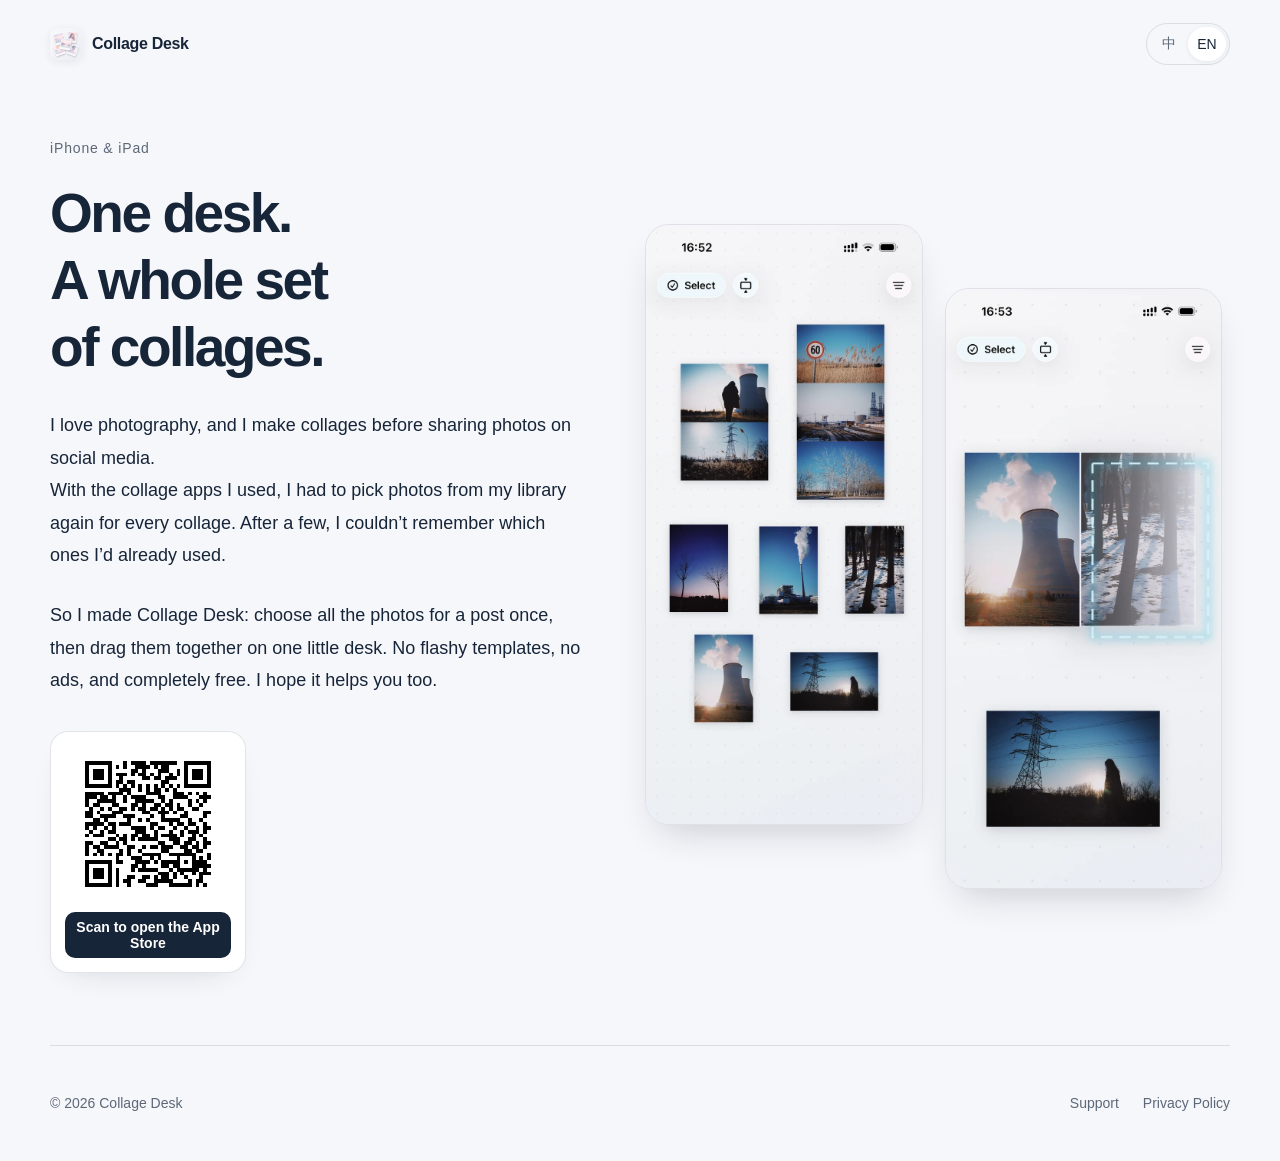
<file: index.html>
<!doctype html>
<html lang="zh-CN" data-locale="zh" data-page="home">
<head>
  <meta charset="utf-8">
  <meta name="viewport" content="width=device-width, initial-scale=1">
  <meta name="theme-color" content="#f6f7fb">
  <meta name="description" content="我喜欢摄影，也总要在发照片前拼图。拼图桌让你一次选好所有照片，在一张小桌上拖拽拼接，没有花里胡哨的模板，没有广告，完全免费。">
  <title>拼图桌 · 一桌照片，拼好一整组</title>
  <link rel="icon" href="assets/favicon.png" type="image/png">
  <link rel="stylesheet" href="styles.css">
  <script src="site.js" defer></script>
</head>
<body>
  <header class="site-header">
    <a class="brand" href="./">
      <img src="assets/app-icon.png" alt="" width="32" height="32">
      <span data-copy="zh">拼图桌</span><span data-copy="en">Collage Desk</span>
    </a>
    <nav class="nav" aria-label="Navigation">
      <div class="language-switch" aria-label="Language">
        <button type="button" data-set-lang="zh" aria-pressed="true">中</button>
        <button type="button" data-set-lang="en" aria-pressed="false">EN</button>
      </div>
    </nav>
  </header>

  <main class="home-main wrap">
    <section class="hero">
      <div class="hero-copy">
        <p class="eyebrow">iPhone &amp; iPad</p>
        <h1 data-copy="zh">一桌照片，<br>拼好一整组。</h1>
        <h1 data-copy="en">One desk.<br>A whole set<br>of collages.</h1>
        <p class="lead" data-copy="zh">我喜欢摄影，每次把照片发到社交媒体前，都要先拼图。<br>以前用过的拼图 App，每拼一张都要重新去相册选照片，拼了几张之后，就记不清哪些已经用过了。</p>
        <p class="lead" data-copy="en">I love photography, and I make collages before sharing photos on social media.<br>With the collage apps I used, I had to pick photos from my library again for every collage. After a few, I couldn’t remember which ones I’d already used.</p>
        <p class="lead" data-copy="zh">所以我做了拼图桌：把这次要发的照片一次选好，在一张小桌上拖拽拼接。没有花里胡哨的模板，没有广告，完全免费。希望也能帮到你。</p>
        <p class="lead" data-copy="en">So I made Collage Desk: choose all the photos for a post once, then drag them together on one little desk. No flashy templates, no ads, and completely free. I hope it helps you too.</p>
        <a class="app-store-download" href="https://apps.apple.com/ca/app/collage-desk/id6783909124">
          <img src="assets/app-store-qr.png" width="156" height="156" alt="">
          <span class="app-store-download-label"><span data-copy="zh">扫码前往 App Store</span><span data-copy="en">Scan to open the App Store</span></span>
        </a>
      </div>
      <div class="screenshots">
        <img class="screen screen-desk" src="assets/desk.webp" width="720" height="1565" fetchpriority="high" alt="拼图桌实际界面：拼好的图片和待处理照片放在同一张桌上" data-alt-zh="拼图桌实际界面：拼好的图片和待处理照片放在同一张桌上" data-alt-en="Collage Desk: finished collages and unarranged photos on the same desk">
        <img class="screen screen-snap" src="assets/snap.webp" width="720" height="1565" alt="拼图桌实际界面：两张照片靠近时吸附拼接" data-alt-zh="拼图桌实际界面：两张照片靠近时吸附拼接" data-alt-en="Collage Desk: two photos snapping together at their edges">
      </div>
    </section>
  </main>

  <footer class="footer wrap">
    <p>© 2026 Collage Desk</p>
    <div class="footer-links">
      <a href="support/" data-copy="zh">技术支持</a><a href="support/" data-copy="en">Support</a>
      <a href="privacy/" data-copy="zh">隐私政策</a><a href="privacy/" data-copy="en">Privacy Policy</a>
    </div>
  </footer>
</body>
</html>
</file>
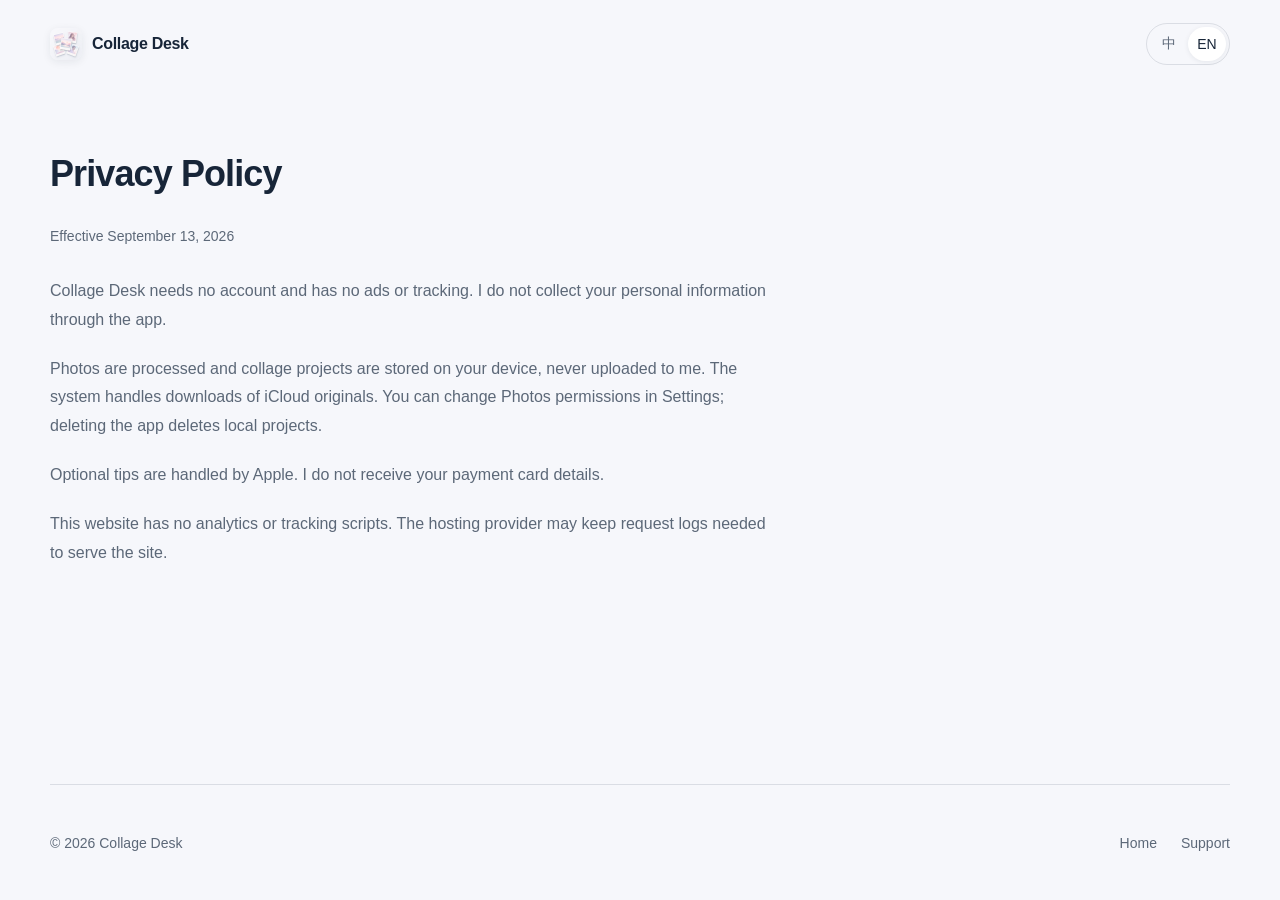
<file: privacy/index.html>
<!doctype html>
<html lang="zh-CN" data-locale="zh" data-page="privacy">
<head>
  <meta charset="utf-8">
  <meta name="viewport" content="width=device-width, initial-scale=1">
  <meta name="theme-color" content="#f6f7fb">
  <meta name="description" content="拼图桌隐私政策。">
  <title>隐私政策 · 拼图桌</title>
  <link rel="icon" href="../assets/favicon.png" type="image/png">
  <link rel="stylesheet" href="../styles.css">
  <script src="../site.js" defer></script>
</head>
<body>
  <header class="site-header">
    <a class="brand" href="../">
      <img src="../assets/app-icon.png" alt="" width="32" height="32">
      <span data-copy="zh">拼图桌</span><span data-copy="en">Collage Desk</span>
    </a>
    <nav class="nav">
      <div class="language-switch" aria-label="Language">
        <button type="button" data-set-lang="zh" aria-pressed="true">中</button>
        <button type="button" data-set-lang="en" aria-pressed="false">EN</button>
      </div>
    </nav>
  </header>

  <main class="page-main wrap">
    <div class="page-content">
      <h1 class="page-title" data-copy="zh">隐私政策</h1>
      <h1 class="page-title" data-copy="en">Privacy Policy</h1>
      <p class="policy-date" data-copy="zh">生效日期：2026 年 9 月 13 日</p>
      <p class="policy-date" data-copy="en">Effective September 13, 2026</p>
      <div data-copy="zh">
        <p>拼图桌不需要账号，没有广告或追踪。不会通过 App 收集你的个人信息。</p>
        <p>照片处理和拼图工程都在你的设备上，不会上传。iCloud 原图的下载由系统处理。照片权限可随时在系统设置中调整；删除 App 会删除本地工程。</p>
        <p>本网站没有统计或追踪脚本。托管服务商可能保留提供网页所需的请求日志。</p>
      </div>
      <div data-copy="en">
        <p>Collage Desk needs no account and has no ads or tracking. I do not collect your personal information through the app.</p>
        <p>Photos are processed and collage projects are stored on your device, never uploaded to me. The system handles downloads of iCloud originals. You can change Photos permissions in Settings; deleting the app deletes local projects.</p>
        <p>Optional tips are handled by Apple. I do not receive your payment card details.</p>
        <p>This website has no analytics or tracking scripts. The hosting provider may keep request logs needed to serve the site.</p>
      </div>
    </div>
  </main>

  <footer class="footer wrap">
    <p>© 2026 Collage Desk</p>
    <div class="footer-links"><a href="../" data-copy="zh">产品首页</a><a href="../" data-copy="en">Home</a><a href="../support/" data-copy="zh">技术支持</a><a href="../support/" data-copy="en">Support</a></div>
  </footer>
</body>
</html>
</file>
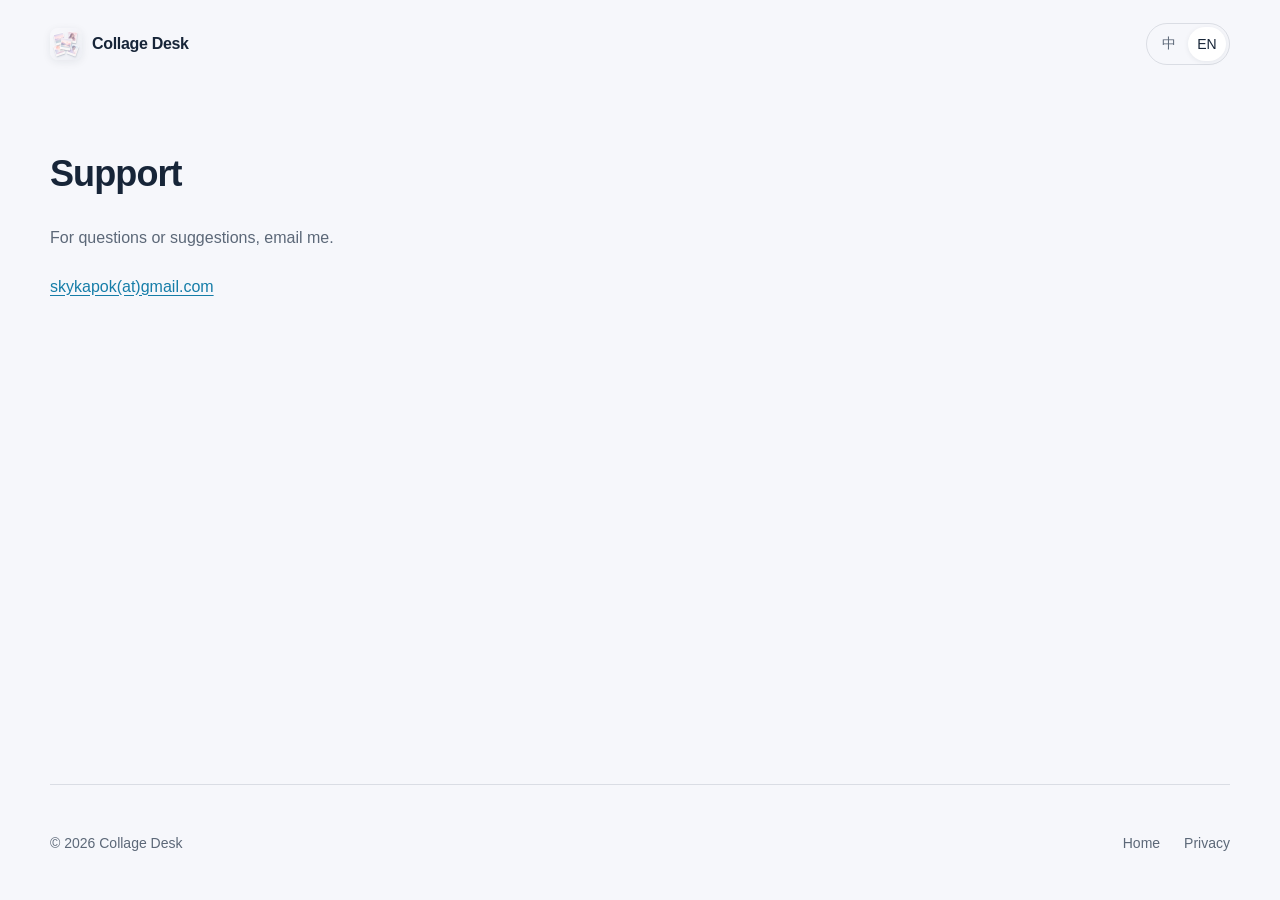
<file: support/index.html>
<!doctype html>
<html lang="zh-CN" data-locale="zh" data-page="support">
<head>
  <meta charset="utf-8">
  <meta name="viewport" content="width=device-width, initial-scale=1">
  <meta name="theme-color" content="#f6f7fb">
  <meta name="description" content="联系拼图桌开发者。">
  <title>技术支持 · 拼图桌</title>
  <link rel="icon" href="../assets/favicon.png" type="image/png">
  <link rel="stylesheet" href="../styles.css">
  <script src="../site.js" defer></script>
</head>
<body>
  <header class="site-header">
    <a class="brand" href="../">
      <img src="../assets/app-icon.png" alt="" width="32" height="32">
      <span data-copy="zh">拼图桌</span><span data-copy="en">Collage Desk</span>
    </a>
    <nav class="nav">
      <div class="language-switch" aria-label="Language">
        <button type="button" data-set-lang="zh" aria-pressed="true">中</button>
        <button type="button" data-set-lang="en" aria-pressed="false">EN</button>
      </div>
    </nav>
  </header>

  <main class="page-main wrap">
    <div class="page-content">
      <h1 class="page-title" data-copy="zh">技术支持</h1>
      <h1 class="page-title" data-copy="en">Support</h1>
      <p data-copy="zh">有问题或建议，欢迎给我发邮件。</p>
      <p data-copy="en">For questions or suggestions, email me.</p>
      <p><a href="mailto:skykapok@gmail.com">skykapok(at)gmail.com</a></p>
    </div>
  </main>

  <footer class="footer wrap">
    <p>© 2026 Collage Desk</p>
    <div class="footer-links"><a href="../" data-copy="zh">产品首页</a><a href="../" data-copy="en">Home</a><a href="../privacy/" data-copy="zh">隐私政策</a><a href="../privacy/" data-copy="en">Privacy</a></div>
  </footer>
</body>
</html>
</file>
<file: styles.css>
:root {
  color-scheme: light;
  --ink: #172538;
  --muted: #5c6878;
  --paper: #f6f7fb;
  --line: rgba(23, 37, 56, .12);
  font-family: -apple-system, BlinkMacSystemFont, "SF Pro Display", "PingFang SC", "Helvetica Neue", Arial, sans-serif;
}
* { box-sizing: border-box; }
body { margin: 0; color: var(--ink); background: var(--paper); -webkit-font-smoothing: antialiased; }
a { color: inherit; text-decoration: none; }
button { font: inherit; }
a:focus-visible, button:focus-visible { outline: 2px solid #157da8; outline-offset: 5px; }
[data-copy="en"] { display: none; }
html[data-locale="en"] [data-copy="zh"] { display: none; }
html[data-locale="en"] [data-copy="en"] { display: revert; }
.wrap, .site-header { width: min(1180px, calc(100% - 64px)); margin-inline: auto; }
.site-header { min-height: 88px; display: flex; align-items: center; justify-content: space-between; gap: 20px; }
.brand { display: inline-flex; align-items: center; gap: 10px; font-weight: 650; letter-spacing: -.02em; }
.brand img { flex: none; border-radius: 8px; box-shadow: 0 2px 8px rgba(23,37,56,.08); }
.nav { display: flex; align-items: center; gap: 28px; font-size: 14px; }
.nav a, .footer-links a { padding-block: 12px; }
.nav a:hover, .footer-links a:hover { color: #157da8; }
.language-switch { display: flex; padding: 3px; border: 1px solid var(--line); border-radius: 999px; }
.language-switch button { min-width: 38px; min-height: 34px; border: 0; border-radius: 999px; color: var(--muted); background: transparent; cursor: pointer; font-size: 14px; }
.language-switch button[aria-pressed="true"] { color: var(--ink); background: white; box-shadow: 0 1px 5px rgba(23,37,56,.08); }
.home-main { min-height: calc(100svh - 204px); display: grid; align-items: center; }
.hero { display: grid; grid-template-columns: 1fr 1.1fr; gap: 48px; align-items: center; padding: 52px 0 72px; }
.hero-copy { min-width: 0; }
.eyebrow { margin: 0 0 24px; color: var(--muted); font-size: 14px; letter-spacing: .06em; }
h1 { margin: 0; font-size: clamp(40px, 4.3vw, 62px); font-weight: 700; line-height: 1.22; letter-spacing: -.045em; }
.lead { margin: 28px 0 0; font-size: 18px; line-height: 1.8; }
.app-store-download { display: inline-flex; flex-direction: column; gap: 10px; width: 196px; margin-top: 34px; padding: 14px; border: 1px solid var(--line); border-radius: 18px; background: white; box-shadow: 0 12px 30px -20px rgba(23,37,56,.24); }
.app-store-download img { display: block; width: 156px; height: 156px; margin-inline: auto; image-rendering: pixelated; }
.app-store-download-label { display: flex; align-items: center; justify-content: center; min-height: 44px; padding: 7px 10px; border-radius: 10px; background: var(--ink); color: white; text-align: center; font-size: 14px; font-weight: 600; }
.app-store-download:hover .app-store-download-label { background: #2b435e; }
.screenshots { display: grid; grid-template-columns: 1fr 1fr; align-items: start; gap: 22px; min-width: 0; padding: 8px; }
.screen { display: block; width: 100%; height: auto; border: 1px solid rgba(23,37,56,.1); border-radius: 24px; box-shadow: 0 18px 38px -16px rgba(23,37,56,.24); }
.screen-snap { margin-top: 64px; }
.footer { min-height: 116px; display: flex; flex-wrap: wrap; justify-content: space-between; align-items: center; gap: 20px 32px; padding-block: 28px; border-top: 1px solid var(--line); color: var(--muted); font-size: 14px; }
.footer p { margin: 0; }
.footer-links { display: flex; gap: 24px; }

.page-main { min-height: calc(100svh - 204px); padding: 64px 0 80px; }
.page-content { max-width: 720px; }
.page-title { margin-bottom: 28px; font-size: 36px; letter-spacing: -.025em; }
.page-content p { margin: 0 0 20px; color: var(--muted); font-size: 16px; line-height: 1.8; }
.page-content a { color: #157da8; text-decoration: underline; text-underline-offset: 3px; overflow-wrap: anywhere; }
.page-content .policy-date { margin-bottom: 28px; font-size: 14px; }

@media (max-width: 900px) {
  .hero { grid-template-columns: 1fr; gap: 40px; padding-top: 40px; }
  .hero-copy { text-align: center; }
  h1 { font-size: clamp(40px, 7vw, 62px); }
  .screenshots { width: min(560px, 100%); margin-inline: auto; }
}
@media (max-width: 560px) {
  .wrap, .site-header { width: calc(100% - 36px); }
  .site-header { min-height: 76px; gap: 12px; flex-wrap: wrap; padding-block: 14px; }
  .brand { font-size: 14px; }
  .nav { gap: 14px; margin-left: auto; }
  .hero { padding: 38px 0 48px; gap: 32px; }
  .lead { font-size: 16px; margin-top: 24px; }
  .screenshots { gap: 12px; padding: 0; }
  .screen { border-radius: 16px; }
  .screen-snap { margin-top: 40px; }
  .footer { gap: 12px 24px; }
  .page-main { padding: 48px 0 64px; }
  .page-title { font-size: 32px; }
}
</file>
